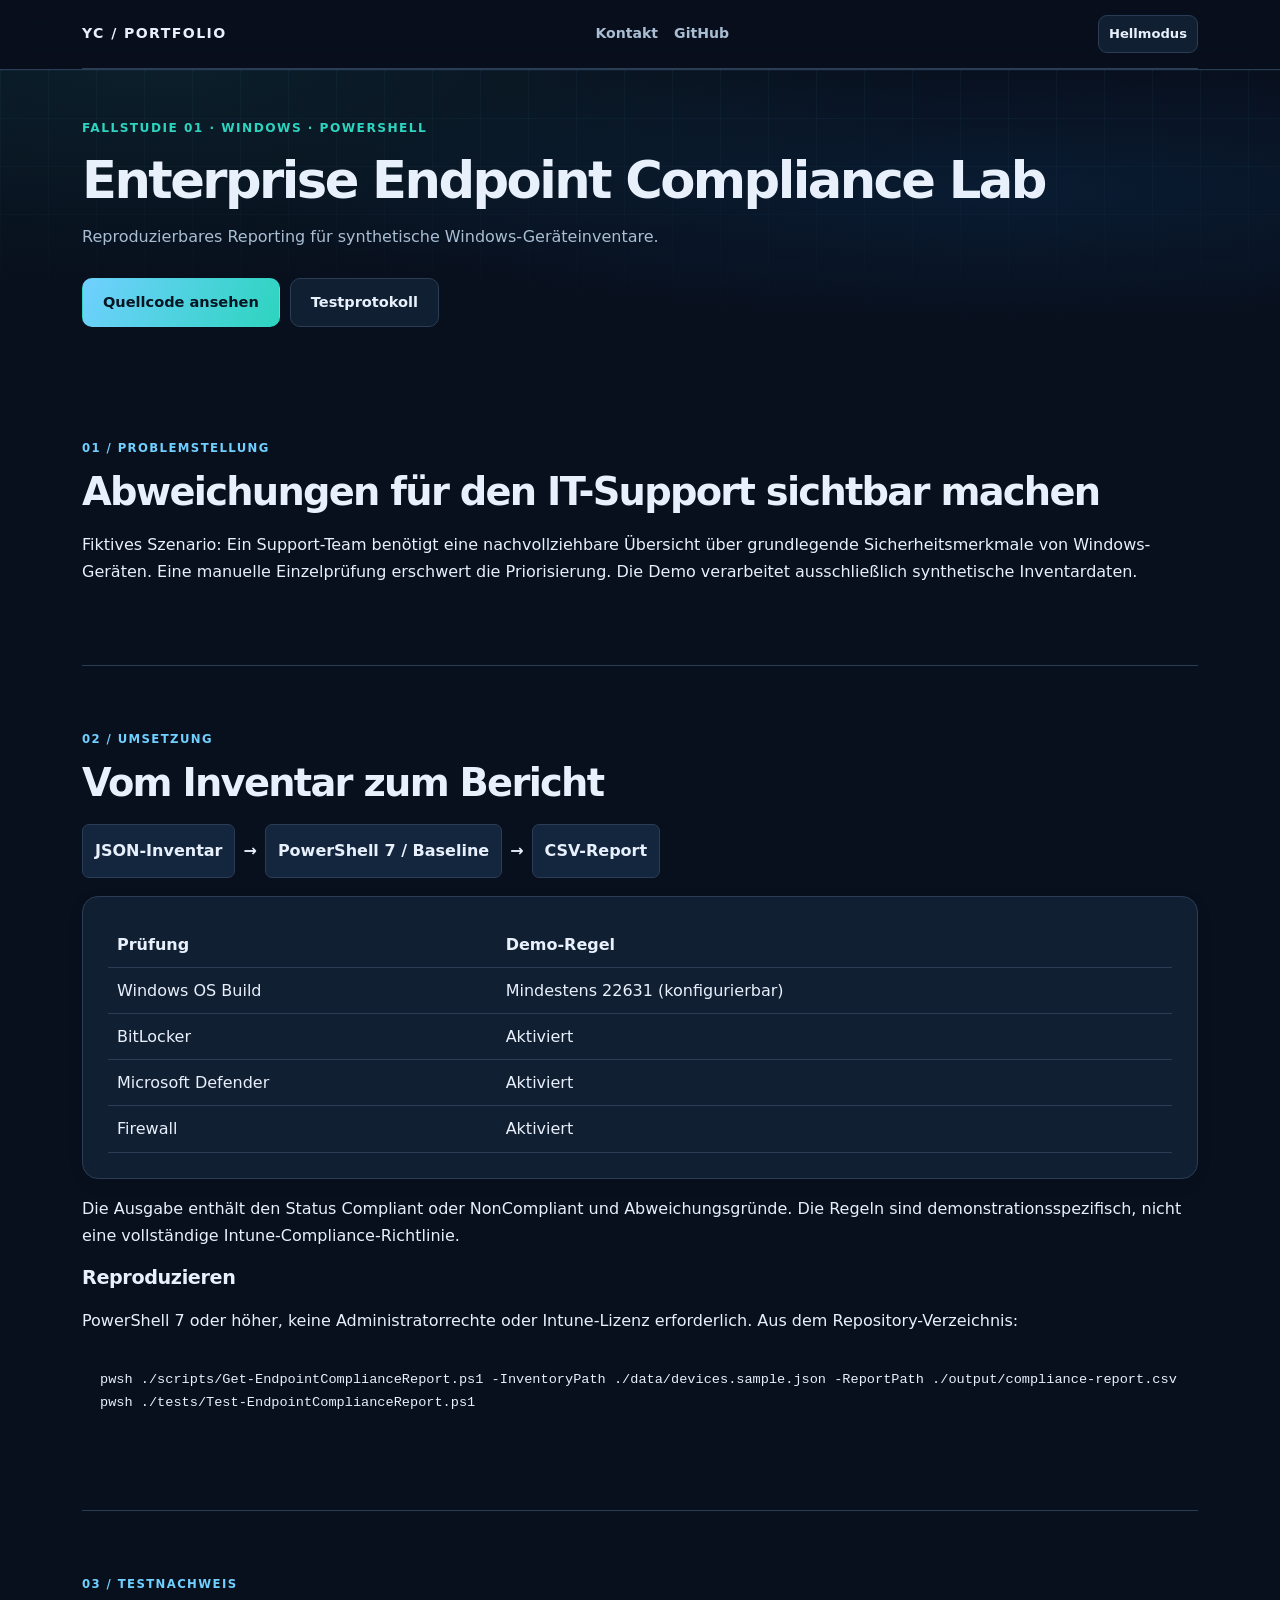
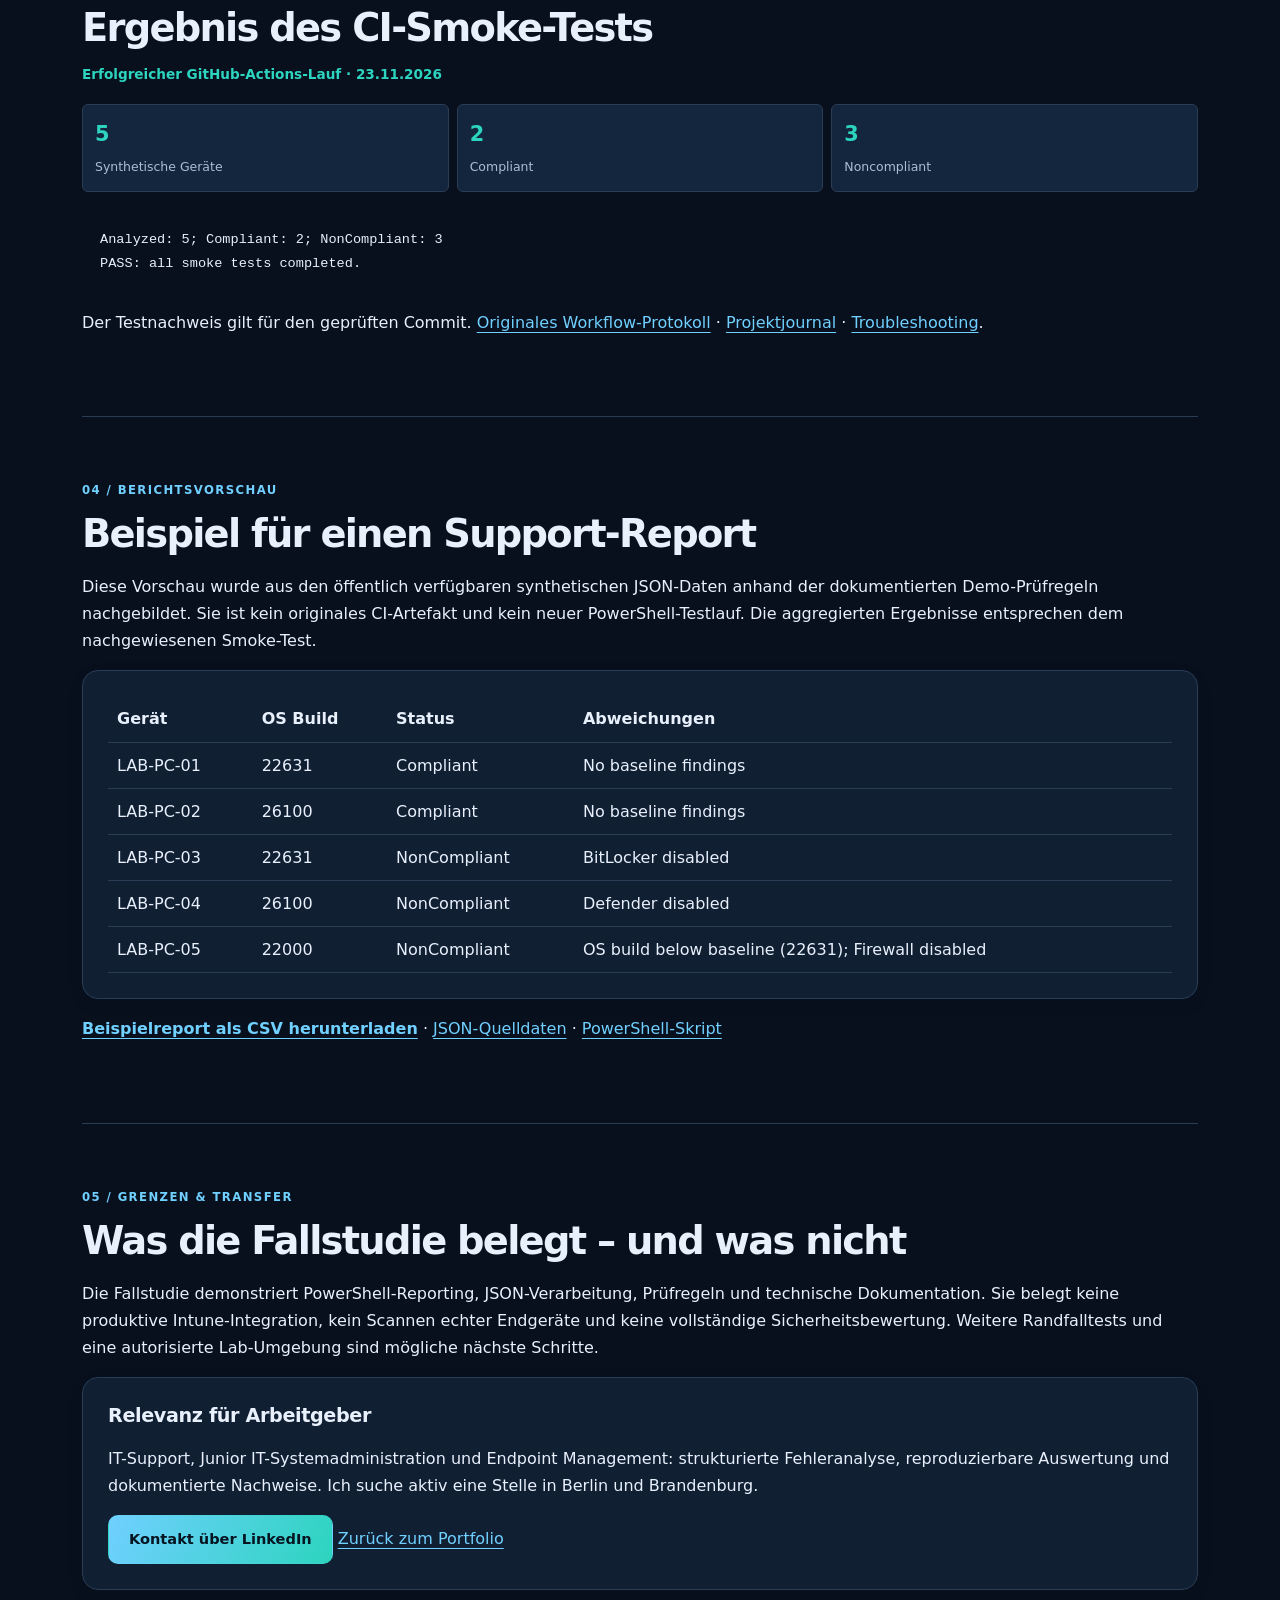
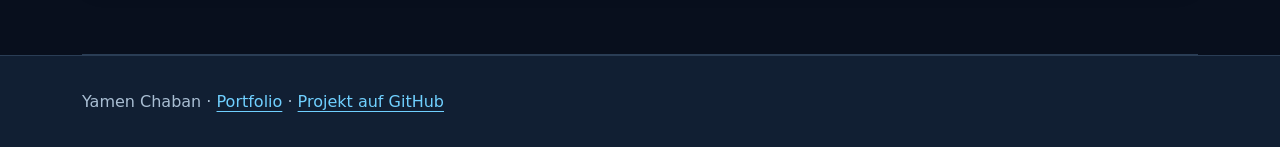
<file: docs/endpoint-compliance.html>
<!doctype html><html lang="de"><head><meta charset="utf-8"><meta name="viewport" content="width=device-width,initial-scale=1"><title>Endpoint Compliance Lab | Yamen Chaban</title><meta name="description" content="Dokumentierte PowerShell-Fallstudie: synthetische Windows-Inventardaten und verifizierter CI-Smoke-Test."><style>
:root{color-scheme:light;--navy:#0b182b;--blue:#1766a1;--muted:#526579;--line:#dce5ed;--paper:#f4f7fa;--ink:#142439}*{box-sizing:border-box}body{margin:0;font:16px/1.65 system-ui,-apple-system,BlinkMacSystemFont,"Segoe UI",sans-serif;background:var(--paper);color:var(--ink)}a{color:var(--blue);text-underline-offset:4px}a:focus-visible{outline:3px solid #ec9e26;outline-offset:4px}.wrap{max-width:1080px;margin:auto;padding:0 28px}header{background:var(--navy);color:#fff}nav{display:flex;justify-content:space-between;align-items:center;gap:20px;flex-wrap:wrap;padding:22px 0;border-bottom:1px solid #ffffff24}nav a{color:#e0edfa;text-decoration:none}nav .links{display:flex;gap:20px;flex-wrap:wrap}.brand{font-weight:800;letter-spacing:.07em}.hero{padding:76px 0 64px;display:grid;grid-template-columns:1fr 190px;gap:48px;align-items:center}.eyebrow{color:#8acbfa;font-size:.76rem;letter-spacing:.15em;font-weight:800;text-transform:uppercase}h1{font-size:clamp(2.4rem,5vw,4.3rem);letter-spacing:-.05em;line-height:1.06;margin:14px 0}h2{font-size:1.85rem;letter-spacing:-.035em;line-height:1.2;margin:0 0 12px}h3{font-size:1.2rem;line-height:1.35;margin:0 0 8px}.hero p{max-width:660px;color:#c8d9eb;font-size:1.12rem}.portrait{width:174px;height:174px;object-fit:cover;border-radius:50%;border:4px solid #77b8e6;box-shadow:0 0 0 12px #ffffff0c}.actions{display:flex;flex-wrap:wrap;gap:12px;margin-top:28px}.action{padding:11px 20px;border-radius:7px;text-decoration:none;font-weight:700;background:#b1dcff;color:#10253b}.action.secondary{background:transparent;color:#e6f3ff;border:1px solid #6b819a}.strip{background:white;border-bottom:1px solid var(--line)}.facts{display:grid;grid-template-columns:repeat(3,1fr);gap:24px;padding:22px 0}.facts strong{display:block;color:var(--blue)}.facts span{font-size:.88rem;color:var(--muted)}main section{padding:52px 0;border-bottom:1px solid var(--line)}.intro{color:var(--muted);max-width:740px}.grid{display:grid;grid-template-columns:repeat(2,minmax(0,1fr));gap:20px;margin-top:22px}.card{background:#fff;border:1px solid var(--line);border-radius:12px;padding:24px;min-width:0}.kicker{font-size:.75rem;text-transform:uppercase;letter-spacing:.1em;color:var(--blue);font-weight:750;margin-bottom:10px}.tags{display:flex;flex-wrap:wrap;gap:8px;margin:15px 0}.tag{font-size:.81rem;padding:3px 10px;background:#eaf2f9;border-radius:4px;color:#25445c}.note{font-size:.89rem;color:var(--muted);border-left:3px solid #89b6d7;padding-left:12px}.project-links{display:flex;flex-wrap:wrap;gap:14px;font-size:.9rem}.timeline{margin-top:22px;display:grid;gap:12px}.entry{display:grid;grid-template-columns:135px 1fr;gap:18px;padding:17px 0;border-bottom:1px solid var(--line)}.entry:last-child{border:0}.date{font-size:.86rem;color:var(--blue);font-weight:750}.entry p{margin:3px 0;color:var(--muted)}footer{padding:32px 0;background:var(--navy);color:#c8d9eb}footer a{color:#b1dcff}footer p{margin:4px 0}.skip{position:absolute;left:-999px}.skip:focus{left:10px;top:10px;background:white;padding:10px;z-index:5}@media(max-width:650px){.wrap{padding:0 20px}.hero{grid-template-columns:1fr;padding:42px 0;gap:22px}.portrait{width:112px;height:112px;grid-row:1}.grid,.facts{grid-template-columns:1fr}.facts{gap:10px}.entry{grid-template-columns:1fr;gap:4px}main section{padding:36px 0}nav .links{gap:12px}}
.role{font-size:clamp(1.25rem,2.7vw,1.8rem);color:#d9ecff;font-weight:600;line-height:1.35;letter-spacing:-.02em}.hire{background:#fff;border:1px solid var(--line);border-radius:12px;padding:28px}.hire .action{display:inline-block;background:#1766a1;color:#fff}.evidence{display:grid;grid-template-columns:repeat(3,minmax(0,1fr));gap:8px;margin:18px 0}.evidence div{padding:12px;background:#f4f7fa;border:1px solid var(--line);border-radius:6px}.evidence strong{font-size:1.3rem;display:block;color:var(--navy)}.evidence span{font-size:.78rem;color:var(--muted)}.proof{font-size:.85rem;font-weight:700;color:#16634c}.case-link{font-weight:700}.levels{margin-top:20px}.levels .kicker{margin-bottom:5px}@media(max-width:650px){.evidence div{padding:8px}.hire{padding:20px}}pre{overflow:auto;background:#0b182b;color:#e4effb;padding:18px;border-radius:8px;font-size:.85rem}table{width:100%;border-collapse:collapse}th,td{text-align:left;padding:9px;border-bottom:1px solid var(--line)}.pipeline{display:flex;gap:8px;align-items:center;flex-wrap:wrap;margin:18px 0}.pipeline span{background:#eaf2f9;padding:12px;border:1px solid var(--line);border-radius:7px;font-weight:650}</style><link rel="stylesheet" href="portfolio-v3.css"><script defer src="portfolio-v3.js"></script></head><body><a class="skip" href="#main">Zum Inhalt</a><div class="reading-progress" aria-hidden="true"></div><div class="site-nav"><div class="wrap"><nav><a class="brand" href="./">YC / PORTFOLIO</a><div class="links"><a href="./#kontakt">Kontakt</a><a href="https://github.com/yamen-chaban/enterprise-endpoint-compliance-lab">GitHub</a></div><button type="button" class="theme-toggle" aria-label="Farbmodus wechseln" aria-pressed="false">Hellmodus</button></nav></div></div><header><div class="wrap"><div style="padding:48px 0"><div class="eyebrow">Fallstudie 01 · Windows · PowerShell</div><h1 style="font-size:clamp(2rem,4vw,3.5rem)">Enterprise Endpoint Compliance Lab</h1><p>Reproduzierbares Reporting für synthetische Windows-Geräteinventare.</p><div class="actions"><a class="action" href="https://github.com/yamen-chaban/enterprise-endpoint-compliance-lab">Quellcode ansehen</a><a class="action secondary" href="https://github.com/yamen-chaban/enterprise-endpoint-compliance-lab/actions/runs/45266467933">Testprotokoll</a></div></div></div></header><main id="main" class="wrap"><section><div class="kicker">01 / Problemstellung</div><h2>Abweichungen für den IT-Support sichtbar machen</h2><p>Fiktives Szenario: Ein Support-Team benötigt eine nachvollziehbare Übersicht über grundlegende Sicherheitsmerkmale von Windows-Geräten. Eine manuelle Einzelprüfung erschwert die Priorisierung. Die Demo verarbeitet ausschließlich synthetische Inventardaten.</p></section><section><div class="kicker">02 / Umsetzung</div><h2>Vom Inventar zum Bericht</h2><div class="pipeline" aria-label="JSON-Inventar, PowerShell-Prüfung, CSV-Bericht"><span>JSON-Inventar</span><b aria-hidden="true">→</b><span>PowerShell 7 / Baseline</span><b aria-hidden="true">→</b><span>CSV-Report</span></div><div class="card"><table><thead><tr><th>Prüfung</th><th>Demo-Regel</th></tr></thead><tbody><tr><td>Windows OS Build</td><td>Mindestens 22631 (konfigurierbar)</td></tr><tr><td>BitLocker</td><td>Aktiviert</td></tr><tr><td>Microsoft Defender</td><td>Aktiviert</td></tr><tr><td>Firewall</td><td>Aktiviert</td></tr></tbody></table></div><p>Die Ausgabe enthält den Status Compliant oder NonCompliant und Abweichungsgründe. Die Regeln sind demonstrationsspezifisch, nicht eine vollständige Intune-Compliance-Richtlinie.</p><h3>Reproduzieren</h3><p>PowerShell 7 oder höher, keine Administratorrechte oder Intune-Lizenz erforderlich. Aus dem Repository-Verzeichnis:</p><pre><code>pwsh ./scripts/Get-EndpointComplianceReport.ps1 -InventoryPath ./data/devices.sample.json -ReportPath ./output/compliance-report.csv
pwsh ./tests/Test-EndpointComplianceReport.ps1</code></pre></section><section><div class="kicker">03 / Testnachweis</div><h2>Ergebnis des CI-Smoke-Tests</h2><div class="proof">Erfolgreicher GitHub-Actions-Lauf · 23.11.2026</div><div class="evidence"><div><strong>5</strong><span>Synthetische Geräte</span></div><div><strong>2</strong><span>Compliant</span></div><div><strong>3</strong><span>Noncompliant</span></div></div><pre><code>Analyzed: 5; Compliant: 2; NonCompliant: 3
PASS: all smoke tests completed.</code></pre><p>Der Testnachweis gilt für den geprüften Commit. <a href="https://github.com/yamen-chaban/enterprise-endpoint-compliance-lab/actions/runs/45266467933">Originales Workflow-Protokoll</a> · <a href="https://github.com/yamen-chaban/enterprise-endpoint-compliance-lab/blob/main/docs/projektjournal.md">Projektjournal</a> · <a href="https://github.com/yamen-chaban/enterprise-endpoint-compliance-lab/blob/main/docs/troubleshooting.md">Troubleshooting</a>.</p></section><section id="report"><div class="kicker">04 / Berichtsvorschau</div><h2>Beispiel für einen Support-Report</h2><p>Diese Vorschau wurde aus den öffentlich verfügbaren synthetischen JSON-Daten anhand der dokumentierten Demo-Prüfregeln nachgebildet. Sie ist kein originales CI-Artefakt und kein neuer PowerShell-Testlauf. Die aggregierten Ergebnisse entsprechen dem nachgewiesenen Smoke-Test.</p><div class="card" style="overflow-x:auto"><table><thead><tr><th>Gerät</th><th>OS Build</th><th>Status</th><th>Abweichungen</th></tr></thead><tbody><tr><td>LAB-PC-01</td><td>22631</td><td>Compliant</td><td>No baseline findings</td></tr><tr><td>LAB-PC-02</td><td>26100</td><td>Compliant</td><td>No baseline findings</td></tr><tr><td>LAB-PC-03</td><td>22631</td><td>NonCompliant</td><td>BitLocker disabled</td></tr><tr><td>LAB-PC-04</td><td>26100</td><td>NonCompliant</td><td>Defender disabled</td></tr><tr><td>LAB-PC-05</td><td>22000</td><td>NonCompliant</td><td>OS build below baseline (22631); Firewall disabled</td></tr></tbody></table></div><p><a class="case-link" href="compliance-report.example.csv" download>Beispielreport als CSV herunterladen</a> · <a href="https://github.com/yamen-chaban/enterprise-endpoint-compliance-lab/blob/main/data/devices.sample.json">JSON-Quelldaten</a> · <a href="https://github.com/yamen-chaban/enterprise-endpoint-compliance-lab/blob/main/scripts/Get-EndpointComplianceReport.ps1">PowerShell-Skript</a></p></section><section><div class="kicker">05 / Grenzen &amp; Transfer</div><h2>Was die Fallstudie belegt – und was nicht</h2><p>Die Fallstudie demonstriert PowerShell-Reporting, JSON-Verarbeitung, Prüfregeln und technische Dokumentation. Sie belegt keine produktive Intune-Integration, kein Scannen echter Endgeräte und keine vollständige Sicherheitsbewertung. Weitere Randfalltests und eine autorisierte Lab-Umgebung sind mögliche nächste Schritte.</p><div class="hire"><h3>Relevanz für Arbeitgeber</h3><p>IT-Support, Junior IT-Systemadministration und Endpoint Management: strukturierte Fehleranalyse, reproduzierbare Auswertung und dokumentierte Nachweise. Ich suche aktiv eine Stelle in Berlin und Brandenburg.</p><a class="action" href="https://www.linkedin.com/in/yamen-chaban/">Kontakt über LinkedIn</a> <a href="./">Zurück zum Portfolio</a></div></section></main><footer><div class="wrap">Yamen Chaban · <a href="./">Portfolio</a> · <a href="https://github.com/yamen-chaban/enterprise-endpoint-compliance-lab">Projekt auf GitHub</a></div></footer></body></html>
</file>
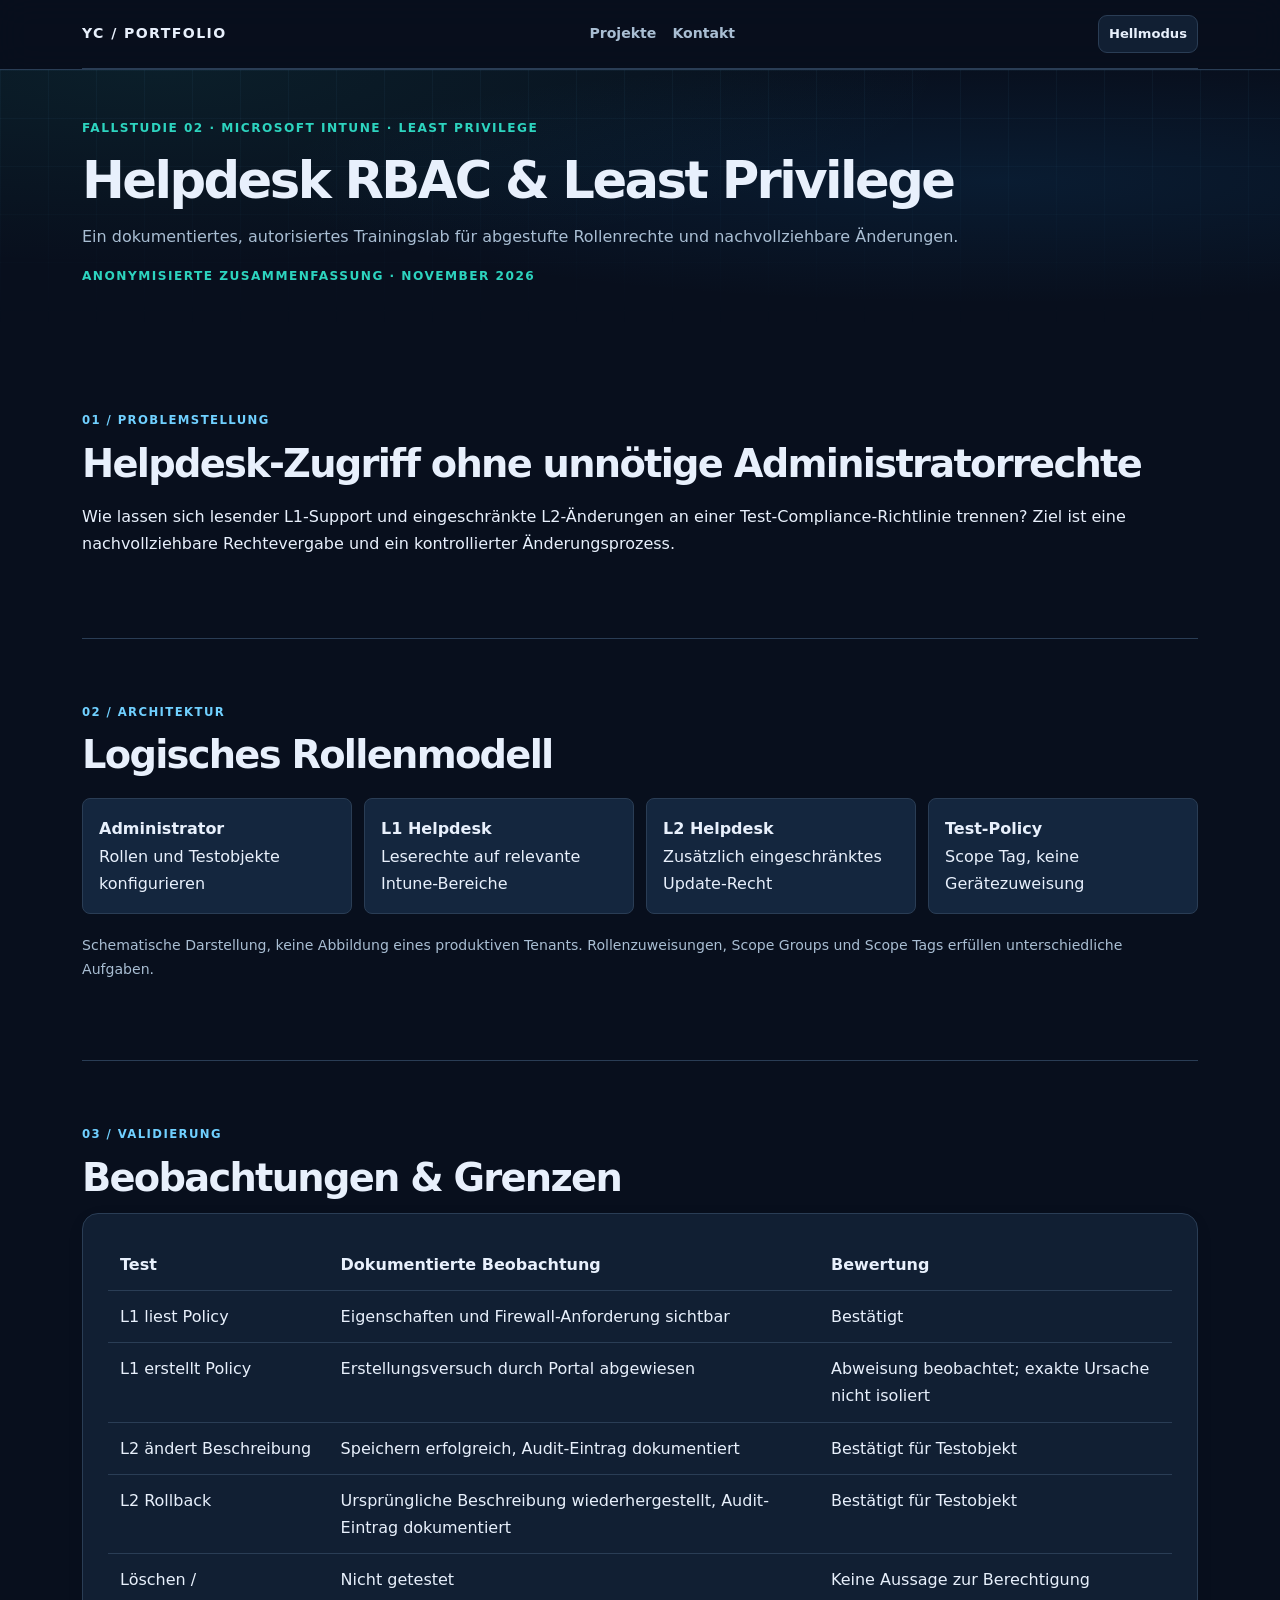
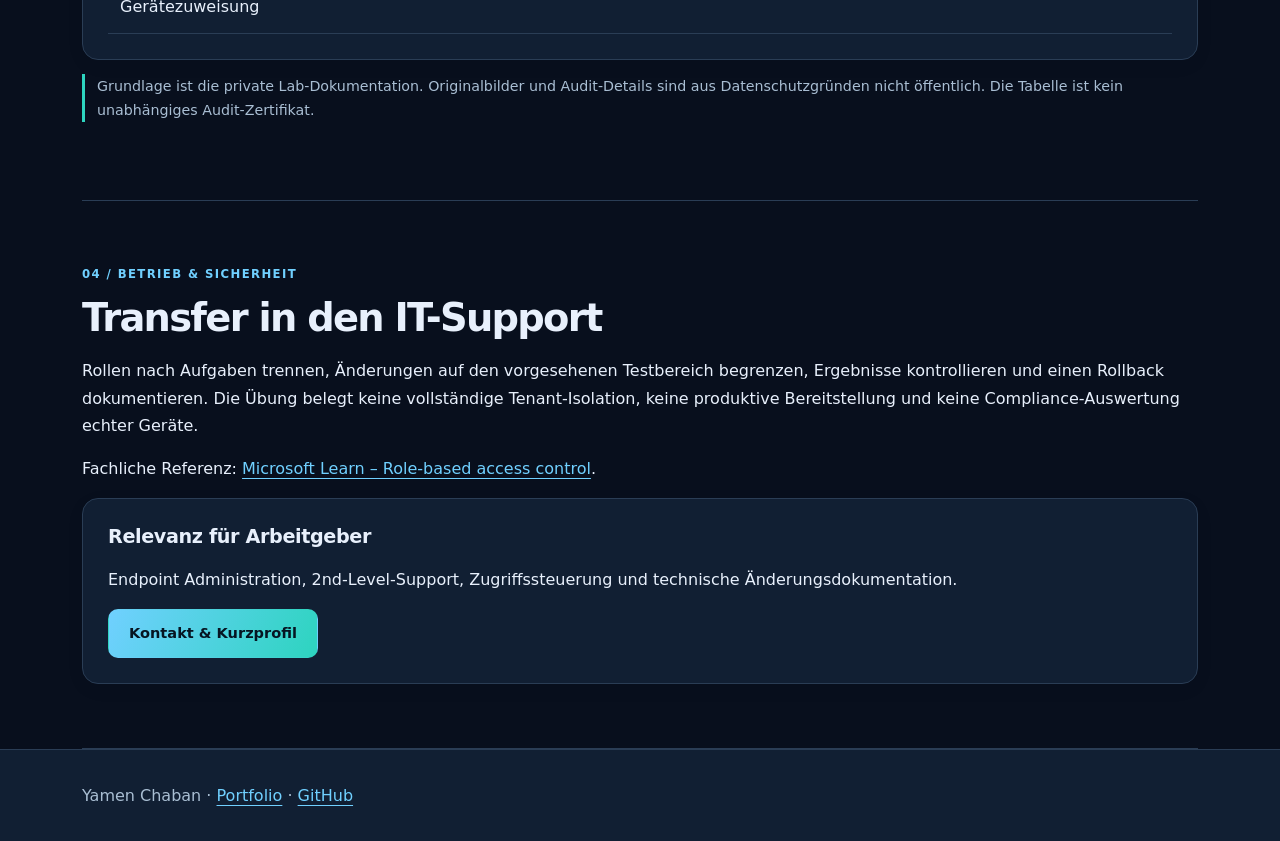
<file: docs/intune-rbac.html>
<!doctype html><html lang="de"><head><meta charset="utf-8"><meta name="viewport" content="width=device-width,initial-scale=1"><title>Intune RBAC | Yamen Chaban</title><meta name="description" content="Anonymisierte Fallstudie zum Least-Privilege-Prinzip in einem Intune-Trainingslab."><style>
:root{color-scheme:light;--navy:#0b182b;--blue:#1766a1;--muted:#526579;--line:#dce5ed;--paper:#f4f7fa;--ink:#142439}*{box-sizing:border-box}body{margin:0;font:16px/1.65 system-ui,-apple-system,BlinkMacSystemFont,"Segoe UI",sans-serif;background:var(--paper);color:var(--ink)}a{color:var(--blue);text-underline-offset:4px}a:focus-visible{outline:3px solid #ec9e26;outline-offset:4px}.wrap{max-width:1080px;margin:auto;padding:0 28px}header{background:var(--navy);color:#fff}nav{display:flex;justify-content:space-between;align-items:center;gap:20px;flex-wrap:wrap;padding:22px 0;border-bottom:1px solid #ffffff24}nav a{color:#e0edfa;text-decoration:none}nav .links{display:flex;gap:20px;flex-wrap:wrap}.brand{font-weight:800;letter-spacing:.07em}.hero{padding:76px 0 64px;display:grid;grid-template-columns:1fr 190px;gap:48px;align-items:center}.eyebrow{color:#8acbfa;font-size:.76rem;letter-spacing:.15em;font-weight:800;text-transform:uppercase}h1{font-size:clamp(2.4rem,5vw,4.3rem);letter-spacing:-.05em;line-height:1.06;margin:14px 0}h2{font-size:1.85rem;letter-spacing:-.035em;line-height:1.2;margin:0 0 12px}h3{font-size:1.2rem;line-height:1.35;margin:0 0 8px}.hero p{max-width:660px;color:#c8d9eb;font-size:1.12rem}.portrait{width:174px;height:174px;object-fit:cover;border-radius:50%;border:4px solid #77b8e6;box-shadow:0 0 0 12px #ffffff0c}.actions{display:flex;flex-wrap:wrap;gap:12px;margin-top:28px}.action{padding:11px 20px;border-radius:7px;text-decoration:none;font-weight:700;background:#b1dcff;color:#10253b}.action.secondary{background:transparent;color:#e6f3ff;border:1px solid #6b819a}.strip{background:white;border-bottom:1px solid var(--line)}.facts{display:grid;grid-template-columns:repeat(3,1fr);gap:24px;padding:22px 0}.facts strong{display:block;color:var(--blue)}.facts span{font-size:.88rem;color:var(--muted)}main section{padding:52px 0;border-bottom:1px solid var(--line)}.intro{color:var(--muted);max-width:740px}.grid{display:grid;grid-template-columns:repeat(2,minmax(0,1fr));gap:20px;margin-top:22px}.card{background:#fff;border:1px solid var(--line);border-radius:12px;padding:24px;min-width:0}.kicker{font-size:.75rem;text-transform:uppercase;letter-spacing:.1em;color:var(--blue);font-weight:750;margin-bottom:10px}.tags{display:flex;flex-wrap:wrap;gap:8px;margin:15px 0}.tag{font-size:.81rem;padding:3px 10px;background:#eaf2f9;border-radius:4px;color:#25445c}.note{font-size:.89rem;color:var(--muted);border-left:3px solid #89b6d7;padding-left:12px}.project-links{display:flex;flex-wrap:wrap;gap:14px;font-size:.9rem}.timeline{margin-top:22px;display:grid;gap:12px}.entry{display:grid;grid-template-columns:135px 1fr;gap:18px;padding:17px 0;border-bottom:1px solid var(--line)}.entry:last-child{border:0}.date{font-size:.86rem;color:var(--blue);font-weight:750}.entry p{margin:3px 0;color:var(--muted)}footer{padding:32px 0;background:var(--navy);color:#c8d9eb}footer a{color:#b1dcff}footer p{margin:4px 0}.skip{position:absolute;left:-999px}.skip:focus{left:10px;top:10px;background:white;padding:10px;z-index:5}@media(max-width:650px){.wrap{padding:0 20px}.hero{grid-template-columns:1fr;padding:42px 0;gap:22px}.portrait{width:112px;height:112px;grid-row:1}.grid,.facts{grid-template-columns:1fr}.facts{gap:10px}.entry{grid-template-columns:1fr;gap:4px}main section{padding:36px 0}nav .links{gap:12px}}
.role{font-size:clamp(1.25rem,2.7vw,1.8rem);color:#d9ecff;font-weight:600;line-height:1.35;letter-spacing:-.02em}.hire{background:#fff;border:1px solid var(--line);border-radius:12px;padding:28px}.hire .action{display:inline-block;background:#1766a1;color:#fff}.evidence{display:grid;grid-template-columns:repeat(3,minmax(0,1fr));gap:8px;margin:18px 0}.evidence div{padding:12px;background:#f4f7fa;border:1px solid var(--line);border-radius:6px}.evidence strong{font-size:1.3rem;display:block;color:var(--navy)}.evidence span{font-size:.78rem;color:var(--muted)}.proof{font-size:.85rem;font-weight:700;color:#16634c}.case-link{font-weight:700}.levels{margin-top:20px}.levels .kicker{margin-bottom:5px}@media(max-width:650px){.evidence div{padding:8px}.hire{padding:20px}}table{border-collapse:collapse;width:100%}th,td{text-align:left;padding:12px;border-bottom:1px solid var(--line);vertical-align:top}.diagram{display:grid;grid-template-columns:repeat(auto-fit,minmax(170px,1fr));gap:12px;margin:20px 0}.diagram div{padding:16px;background:white;border:1px solid var(--line);border-radius:8px}.diagram strong{display:block}.small{font-size:.88rem;color:var(--muted)}@media print{header,footer{background:white;color:var(--ink)}nav,.actions{display:none}main section{padding:15px 0}table{font-size:10pt}}</style><link rel="stylesheet" href="portfolio-v3.css"><script defer src="portfolio-v3.js"></script></head><body><a class="skip" href="#main">Zum Inhalt</a><div class="reading-progress" aria-hidden="true"></div><div class="site-nav"><div class="wrap"><nav><a class="brand" href="./">YC / PORTFOLIO</a><div class="links"><a href="./#projekte">Projekte</a><a href="./#kontakt">Kontakt</a></div><button type="button" class="theme-toggle" aria-label="Farbmodus wechseln" aria-pressed="false">Hellmodus</button></nav></div></div><header><div class="wrap"><div style="padding:48px 0"><div class="eyebrow">Fallstudie 02 · Microsoft Intune · Least Privilege</div><h1 style="font-size:clamp(2rem,4vw,3.5rem)">Helpdesk RBAC &amp; Least Privilege</h1><p>Ein dokumentiertes, autorisiertes Trainingslab für abgestufte Rollenrechte und nachvollziehbare Änderungen.</p><p class="eyebrow">Anonymisierte Zusammenfassung · November 2026</p></div></div></header><main id="main" class="wrap"><section><div class="kicker">01 / Problemstellung</div><h2>Helpdesk-Zugriff ohne unnötige Administratorrechte</h2><p>Wie lassen sich lesender L1-Support und eingeschränkte L2-Änderungen an einer Test-Compliance-Richtlinie trennen? Ziel ist eine nachvollziehbare Rechtevergabe und ein kontrollierter Änderungsprozess.</p></section><section><div class="kicker">02 / Architektur</div><h2>Logisches Rollenmodell</h2><div class="diagram" aria-label="Logisches Rollenmodell"><div><strong>Administrator</strong><span>Rollen und Testobjekte konfigurieren</span></div><div><strong>L1 Helpdesk</strong><span>Leserechte auf relevante Intune-Bereiche</span></div><div><strong>L2 Helpdesk</strong><span>Zusätzlich eingeschränktes Update-Recht</span></div><div><strong>Test-Policy</strong><span>Scope Tag, keine Gerätezuweisung</span></div></div><p class="small">Schematische Darstellung, keine Abbildung eines produktiven Tenants. Rollenzuweisungen, Scope Groups und Scope Tags erfüllen unterschiedliche Aufgaben.</p></section><section><div class="kicker">03 / Validierung</div><h2>Beobachtungen &amp; Grenzen</h2><div class="card" style="overflow-x:auto"><table><thead><tr><th>Test</th><th>Dokumentierte Beobachtung</th><th>Bewertung</th></tr></thead><tbody><tr><td>L1 liest Policy</td><td>Eigenschaften und Firewall-Anforderung sichtbar</td><td>Bestätigt</td></tr><tr><td>L1 erstellt Policy</td><td>Erstellungsversuch durch Portal abgewiesen</td><td>Abweisung beobachtet; exakte Ursache nicht isoliert</td></tr><tr><td>L2 ändert Beschreibung</td><td>Speichern erfolgreich, Audit-Eintrag dokumentiert</td><td>Bestätigt für Testobjekt</td></tr><tr><td>L2 Rollback</td><td>Ursprüngliche Beschreibung wiederhergestellt, Audit-Eintrag dokumentiert</td><td>Bestätigt für Testobjekt</td></tr><tr><td>Löschen / Gerätezuweisung</td><td>Nicht getestet</td><td>Keine Aussage zur Berechtigung</td></tr></tbody></table></div><p class="note">Grundlage ist die private Lab-Dokumentation. Originalbilder und Audit-Details sind aus Datenschutzgründen nicht öffentlich. Die Tabelle ist kein unabhängiges Audit-Zertifikat.</p></section><section><div class="kicker">04 / Betrieb &amp; Sicherheit</div><h2>Transfer in den IT-Support</h2><p>Rollen nach Aufgaben trennen, Änderungen auf den vorgesehenen Testbereich begrenzen, Ergebnisse kontrollieren und einen Rollback dokumentieren. Die Übung belegt keine vollständige Tenant-Isolation, keine produktive Bereitstellung und keine Compliance-Auswertung echter Geräte.</p><p>Fachliche Referenz: <a href="https://learn.microsoft.com/en-us/intune/intune-service/fundamentals/role-based-access-control">Microsoft Learn – Role-based access control</a>.</p><div class="hire"><h3>Relevanz für Arbeitgeber</h3><p>Endpoint Administration, 2nd-Level-Support, Zugriffssteuerung und technische Änderungsdokumentation.</p><a class="action" href="./#kontakt">Kontakt &amp; Kurzprofil</a></div></section></main><footer><div class="wrap">Yamen Chaban · <a href="./">Portfolio</a> · <a href="https://github.com/yamen-chaban">GitHub</a></div></footer></body></html>
</file>
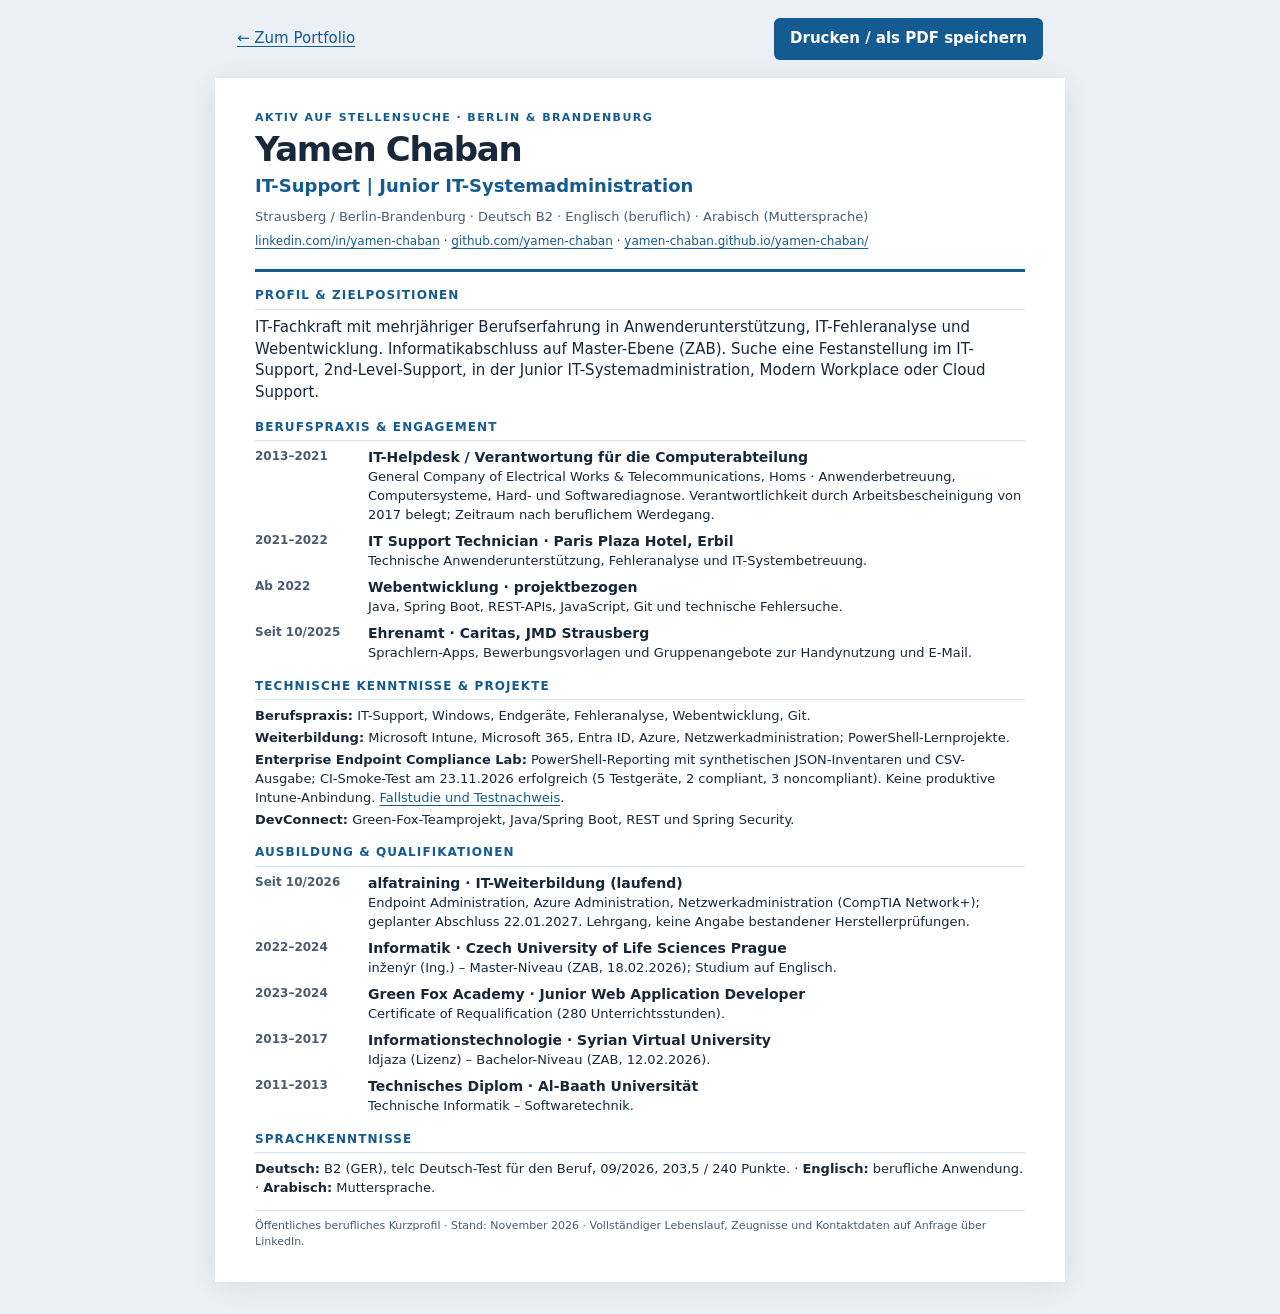
<file: docs/kurzprofil.html>
<!doctype html>
<html lang="de"><head><meta charset="utf-8"><meta name="viewport" content="width=device-width,initial-scale=1"><title>Berufliches Kurzprofil | Yamen Chaban</title><meta name="description" content="Berufliches Kurzprofil für IT-Support und Junior IT-Systemadministration in Berlin und Brandenburg."><style>
:root{color-scheme:light;--ink:#17283b;--blue:#145b92;--muted:#495c70;--line:#d8e2eb}*{box-sizing:border-box}body{margin:0;background:#eaf0f5;color:var(--ink);font:15px/1.45 system-ui,-apple-system,BlinkMacSystemFont,"Segoe UI",sans-serif}a{color:var(--blue);text-underline-offset:3px}a:focus-visible,button:focus-visible{outline:3px solid #b96d00;outline-offset:3px}.toolbar{max-width:850px;margin:auto;padding:18px 22px;display:flex;align-items:center;justify-content:space-between;gap:12px;flex-wrap:wrap}.toolbar button{font:inherit;font-weight:700;color:white;background:var(--blue);border:0;border-radius:6px;padding:10px 16px;cursor:pointer}.paper{max-width:850px;margin:0 auto 32px;background:white;padding:32px 40px;box-shadow:0 4px 24px #17283b16}header{padding-bottom:15px;border-bottom:3px solid var(--blue)}h1{font-size:34px;line-height:1.1;letter-spacing:-.04em;margin:5px 0}header h2{font-size:18px;font-weight:650;margin:4px 0 9px;color:var(--blue)}.overline{color:var(--blue);font-size:11px;font-weight:750;letter-spacing:.13em;text-transform:uppercase}.meta{font-size:13px;color:var(--muted);margin:6px 0}.links{font-size:12px;overflow-wrap:anywhere}section{margin-top:15px}section h2{font-size:12px;color:var(--blue);text-transform:uppercase;letter-spacing:.09em;border-bottom:1px solid var(--line);padding-bottom:4px;margin:0 0 7px}p{margin:4px 0}.entry{display:grid;grid-template-columns:105px 1fr;gap:8px;margin:7px 0}.date{font-size:12px;font-weight:700;color:var(--muted)}.entry h3{font-size:14px;line-height:1.3;margin:0 0 2px}.entry p{font-size:13px;margin:0}.skills{font-size:13px}.skills p{margin:3px 0}.foot{margin-top:12px;border-top:1px solid var(--line);padding-top:7px;font-size:11px;color:var(--muted)}@media(max-width:560px){.paper{padding:24px 19px;margin-bottom:0}.entry{grid-template-columns:1fr;gap:2px}h1{font-size:30px}}@page{size:A4;margin:12mm 14mm}@media print{body{background:white;font-size:10pt;line-height:1.34}.toolbar{display:none}.paper{max-width:none;margin:0;padding:0;box-shadow:none}h1{font-size:24pt}header h2{font-size:13pt}header{padding-bottom:8px}section{margin-top:10px;break-inside:avoid}section h2{font-size:9pt;margin-bottom:4px}.entry{grid-template-columns:24mm 1fr;gap:3mm;margin:4px 0}.entry h3{font-size:10pt}.entry p,.skills,.meta,.links,.date{font-size:9pt}.foot{font-size:8pt;margin-top:7px}a{color:inherit;text-decoration:none}*{-webkit-print-color-adjust:exact;print-color-adjust:exact}}
</style></head><body><nav class="toolbar" aria-label="Kurzprofil"><a href="./">← Zum Portfolio</a><button type="button" onclick="window.print()">Drucken / als PDF speichern</button></nav><main class="paper"><header><div class="overline">Aktiv auf Stellensuche · Berlin &amp; Brandenburg</div><h1>Yamen Chaban</h1><h2>IT-Support | Junior IT-Systemadministration</h2><p class="meta">Strausberg / Berlin-Brandenburg · Deutsch B2 · Englisch (beruflich) · Arabisch (Muttersprache)</p><p class="links"><a href="https://www.linkedin.com/in/yamen-chaban/">linkedin.com/in/yamen-chaban</a> · <a href="https://github.com/yamen-chaban">github.com/yamen-chaban</a> · <a href="https://yamen-chaban.github.io/yamen-chaban/">yamen-chaban.github.io/yamen-chaban/</a></p></header>
<section><h2>Profil &amp; Zielpositionen</h2><p>IT-Fachkraft mit mehrjähriger Berufserfahrung in Anwenderunterstützung, IT-Fehleranalyse und Webentwicklung. Informatikabschluss auf Master-Ebene (ZAB). Suche eine Festanstellung im IT-Support, 2nd-Level-Support, in der Junior IT-Systemadministration, Modern Workplace oder Cloud Support.</p></section>
<section><h2>Berufspraxis &amp; Engagement</h2>
<div class="entry"><div class="date">2013–2021</div><div><h3>IT-Helpdesk / Verantwortung für die Computerabteilung</h3><p>General Company of Electrical Works &amp; Telecommunications, Homs · Anwenderbetreuung, Computersysteme, Hard- und Softwarediagnose. Verantwortlichkeit durch Arbeitsbescheinigung von 2017 belegt; Zeitraum nach beruflichem Werdegang.</p></div></div>
<div class="entry"><div class="date">2021–2022</div><div><h3>IT Support Technician · Paris Plaza Hotel, Erbil</h3><p>Technische Anwenderunterstützung, Fehleranalyse und IT-Systembetreuung.</p></div></div>
<div class="entry"><div class="date">Ab 2022</div><div><h3>Webentwicklung · projektbezogen</h3><p>Java, Spring Boot, REST-APIs, JavaScript, Git und technische Fehlersuche.</p></div></div>
<div class="entry"><div class="date">Seit 10/2025</div><div><h3>Ehrenamt · Caritas, JMD Strausberg</h3><p>Sprachlern-Apps, Bewerbungsvorlagen und Gruppenangebote zur Handynutzung und E-Mail.</p></div></div></section>
<section><h2>Technische Kenntnisse &amp; Projekte</h2><div class="skills"><p><strong>Berufspraxis:</strong> IT-Support, Windows, Endgeräte, Fehleranalyse, Webentwicklung, Git.</p><p><strong>Weiterbildung:</strong> Microsoft Intune, Microsoft 365, Entra ID, Azure, Netzwerkadministration; PowerShell-Lernprojekte.</p><p><strong>Enterprise Endpoint Compliance Lab:</strong> PowerShell-Reporting mit synthetischen JSON-Inventaren und CSV-Ausgabe; CI-Smoke-Test am 23.11.2026 erfolgreich (5 Testgeräte, 2 compliant, 3 noncompliant). Keine produktive Intune-Anbindung. <a href="https://yamen-chaban.github.io/yamen-chaban/endpoint-compliance.html">Fallstudie und Testnachweis</a>.</p><p><strong>DevConnect:</strong> Green-Fox-Teamprojekt, Java/Spring Boot, REST und Spring Security.</p></div></section>
<section><h2>Ausbildung &amp; Qualifikationen</h2><div class="entry"><div class="date">Seit 10/2026</div><div><h3>alfatraining · IT-Weiterbildung (laufend)</h3><p>Endpoint Administration, Azure Administration, Netzwerkadministration (CompTIA Network+); geplanter Abschluss 22.01.2027. Lehrgang, keine Angabe bestandener Herstellerprüfungen.</p></div></div><div class="entry"><div class="date">2022–2024</div><div><h3>Informatik · Czech University of Life Sciences Prague</h3><p>inženýr (Ing.) – Master-Niveau (ZAB, 18.02.2026); Studium auf Englisch.</p></div></div><div class="entry"><div class="date">2023–2024</div><div><h3>Green Fox Academy · Junior Web Application Developer</h3><p>Certificate of Requalification (280 Unterrichtsstunden).</p></div></div><div class="entry"><div class="date">2013–2017</div><div><h3>Informationstechnologie · Syrian Virtual University</h3><p>Idjaza (Lizenz) – Bachelor-Niveau (ZAB, 12.02.2026).</p></div></div><div class="entry"><div class="date">2011–2013</div><div><h3>Technisches Diplom · Al-Baath Universität</h3><p>Technische Informatik – Softwaretechnik.</p></div></div></section>
<section><h2>Sprachkenntnisse</h2><p class="skills"><strong>Deutsch:</strong> B2 (GER), telc Deutsch-Test für den Beruf, 09/2026, 203,5 / 240 Punkte. · <strong>Englisch:</strong> berufliche Anwendung. · <strong>Arabisch:</strong> Muttersprache.</p></section>
<div class="foot">Öffentliches berufliches Kurzprofil · Stand: November 2026 · Vollständiger Lebenslauf, Zeugnisse und Kontaktdaten auf Anfrage über LinkedIn.</div></main></body></html>
</file>
<file: docs/portfolio-v3.css>
/* Portfolio visual system v3 — responsive, no runtime dependencies */
:root{color-scheme:dark;--navy:#080f1d;--paper:#080f1d;--ink:#e8f0fc;--muted:#a9bed3;--line:#2a3d55;--blue:#70d0ff;--panel:#111f33;--panel2:#14263e;--accent:#2dd4bf;--shadow:0 18px 48px #0005;--ease:cubic-bezier(.22,1,.36,1)}
:root[data-theme="light"]{color-scheme:light;--navy:#f5f9fd;--paper:#eef4fa;--ink:#13263a;--muted:#405a72;--line:#c4d4e3;--blue:#075f9b;--panel:#fff;--panel2:#e4eff9;--accent:#087c75;--shadow:0 18px 48px #263c5312}
html{scroll-behavior:smooth;scroll-padding-top:100px}
body{background:var(--paper);color:var(--ink);font-family:system-ui,-apple-system,BlinkMacSystemFont,"Segoe UI",sans-serif;line-height:1.7}
.wrap{max-width:1180px;padding-inline:32px}
a{color:var(--blue)}a:focus-visible,button:focus-visible{outline:3px solid var(--accent);outline-offset:4px}
header{position:relative;isolation:isolate;overflow:hidden;background:radial-gradient(ellipse at 78% 40%,#1269ab25,transparent 52%),radial-gradient(ellipse at 12% 0%,#2dd4bf14,transparent 50%),var(--navy);color:var(--ink)}
header::before{content:"";position:absolute;inset:0;z-index:-1;pointer-events:none;background-image:linear-gradient(90deg,#70d0ff0c 1px,transparent 1px),linear-gradient(#70d0ff0c 1px,transparent 1px);background-size:48px 48px;mask-image:linear-gradient(black,transparent 95%)}
.site-nav{position:sticky;top:0;z-index:20;background:var(--navy);border-bottom:1px solid var(--line)}
@supports(backdrop-filter:blur(12px)){.site-nav{background:color-mix(in srgb,var(--navy) 88%,transparent);backdrop-filter:blur(16px)}}
.site-nav nav,header nav{border-color:var(--line);padding:15px 0;gap:12px}
nav a{color:var(--muted);font-size:.88rem;font-weight:600;transition:color .2s ease}
nav a:hover,nav a[aria-current="location"]{color:var(--blue)}
.brand{color:var(--ink);font-size:.88rem;letter-spacing:.10em;white-space:nowrap}
nav .links{gap:16px;align-items:center}
.theme-toggle{display:none;align-items:center;gap:7px;font:inherit;font-size:.82rem;font-weight:700;color:var(--ink);background:var(--panel);border:1px solid var(--line);border-radius:9px;padding:7px 10px;cursor:pointer}
.js-ready .theme-toggle{display:inline-flex}
.hero{padding:90px 0 78px;grid-template-columns:minmax(0,1fr) minmax(220px,320px);gap:42px}
.hero h1{font-size:clamp(2.8rem,6.5vw,5.5rem);letter-spacing:-.075em;line-height:1.02;margin:18px 0;color:var(--ink)}
.hero p,header p{color:var(--muted)}
.role{color:var(--blue);font-weight:650;max-width:730px}
.eyebrow{color:var(--accent);letter-spacing:.12em}
.status-line{display:inline-flex;align-items:center;gap:9px;font-size:.75rem;font-weight:700;letter-spacing:.08em;text-transform:uppercase;color:var(--accent)}
.status-line::before{content:"";width:8px;height:8px;border-radius:50%;background:var(--accent);box-shadow:0 0 12px var(--accent)}
.hero-visual{position:relative;min-height:290px;display:grid;place-items:center;isolation:isolate}
.hero-visual svg{position:absolute;width:100%;height:100%;inset:0;z-index:-1;color:var(--blue)}
.hero-visual .portrait{width:164px;height:164px;box-shadow:0 0 0 9px #38bdf810,0 16px 50px #0004;border:2px solid var(--blue)}
.orbit-label{position:absolute;background:var(--panel);color:var(--ink);font-size:.72rem;font-weight:700;letter-spacing:.03em;border:1px solid var(--line);border-radius:8px;padding:8px 12px;box-shadow:var(--shadow)}
.orbit-label.one{top:8%;left:4%}.orbit-label.two{right:0;top:19%}.orbit-label.three{bottom:13%;left:0}.orbit-label.four{bottom:4%;right:5%}
.hero-visual .signal{animation:signal 4s ease-in-out 2}
@keyframes signal{0%,100%{opacity:.45}50%{opacity:1}}
.actions{gap:10px}.action,.hire .action{background:linear-gradient(115deg,#70d0ff,#2dd4bf);color:#061522;border:1px solid transparent;display:inline-flex;align-items:center;justify-content:center;min-height:44px;font-size:.91rem;font-weight:750;border-radius:10px;transition:transform .25s var(--ease),box-shadow .25s ease,background .25s ease}
.action.secondary{background:var(--panel);color:var(--ink);border:1px solid var(--line)}
.action:hover{transform:translateY(-3px);box-shadow:0 9px 26px #38bdf82c}
.strip{background:var(--panel);border-color:var(--line)}.facts{gap:14px;padding-block:20px}.facts>div{padding:12px 16px;border-left:2px solid var(--blue)}.facts strong{color:var(--ink);font-size:1.08rem}.facts span{color:var(--muted)}
main section{padding:64px 0;border-color:var(--line)}h2{font-size:clamp(1.65rem,3vw,2.5rem);letter-spacing:-.045em}h3{letter-spacing:-.02em}
.kicker{color:var(--blue);font-size:.73rem;letter-spacing:.12em}.intro{color:var(--muted)}
.grid{gap:18px}.card,.hire{background:var(--panel);border:1px solid var(--line);border-radius:16px;padding:25px;box-shadow:0 5px 20px #0000000b;transition:transform .32s var(--ease),border-color .32s ease,box-shadow .32s ease}
@media(hover:hover) and (pointer:fine){.card:hover{transform:translateY(-5px);border-color:var(--blue);box-shadow:var(--shadow)}}
#projekte .grid>article:first-child{grid-column:1/-1;border-top:2px solid var(--accent);background:linear-gradient(125deg,var(--panel),var(--panel2))}
#projekte .grid>article:first-child h3{font-size:1.55rem}
.tags{gap:7px}.tag{background:var(--panel2);border:1px solid var(--line);color:var(--ink);border-radius:6px;font-size:.77rem}
.evidence div,.pipeline span,.diagram div{background:var(--panel2);border-color:var(--line);color:var(--ink)}.evidence strong{color:var(--accent)}.evidence span{color:var(--muted)}
.proof{color:var(--accent)}.note{border-color:var(--accent);color:var(--muted)}.project-links a{font-weight:650}
.timeline{border-left:1px solid var(--line);padding-left:20px}.entry{position:relative;border-color:var(--line)}.entry:before{content:"";width:8px;height:8px;background:var(--blue);border-radius:50%;position:absolute;left:-25px;top:25px}.date{color:var(--blue)}.entry p{color:var(--muted)}
footer{background:var(--panel);color:var(--muted);border-top:1px solid var(--line)}footer a{color:var(--blue)}.skip:focus{background:var(--panel);color:var(--ink)}
pre{background:#080f1d;color:#e8f0fc}th,td{border-color:var(--line)}
.reading-progress{position:fixed;top:0;left:0;z-index:30;height:3px;width:100%;transform-origin:left;transform:scaleX(0);background:linear-gradient(90deg,#38bdf8,#2dd4bf);pointer-events:none}
.motion-enter{animation:enter .65s var(--ease) both}@keyframes enter{from{opacity:0;transform:translateY(15px)}to{opacity:1;transform:translateY(0)}}
@media(max-width:800px){.hero{padding:55px 0;grid-template-columns:1fr;gap:20px}.hero-visual{grid-row:1;max-width:320px;width:100%;min-height:235px;margin:auto}.hero-visual .portrait{grid-row:auto;width:140px;height:140px}.site-nav{position:relative}html{scroll-padding-top:18px}main section{padding:42px 0}.wrap{padding-inline:20px}}
@media(max-width:650px){.facts,.grid{grid-template-columns:1fr}.facts>div{padding:5px 12px}.card,.hire{padding:20px}.hero h1{font-size:clamp(2.65rem,11vw,4rem)}.entry:before{top:20px}.evidence div{padding:8px}.site-nav nav .links{gap:10px 14px}.orbit-label{font-size:.66rem;padding:6px 9px}.hero-visual{min-height:210px}}
@media(prefers-reduced-motion:reduce){html{scroll-behavior:auto}*,*::before,*::after{animation:none!important;transition:none!important}.action:hover,.card:hover{transform:none}}
@media print{html{color-scheme:light!important;scroll-behavior:auto}body,header,footer,.card,.hire,.strip,.evidence div{background:#fff!important;color:#17283b!important;box-shadow:none!important}body *,a,.note,.kicker,.proof,.date,.eyebrow{color:#17283b!important}.site-nav,.theme-toggle,.reading-progress,.hero-visual,.actions{display:none!important}main section{padding:12px 0}.card{break-inside:avoid}.motion-enter{animation:none!important}}
</file>
